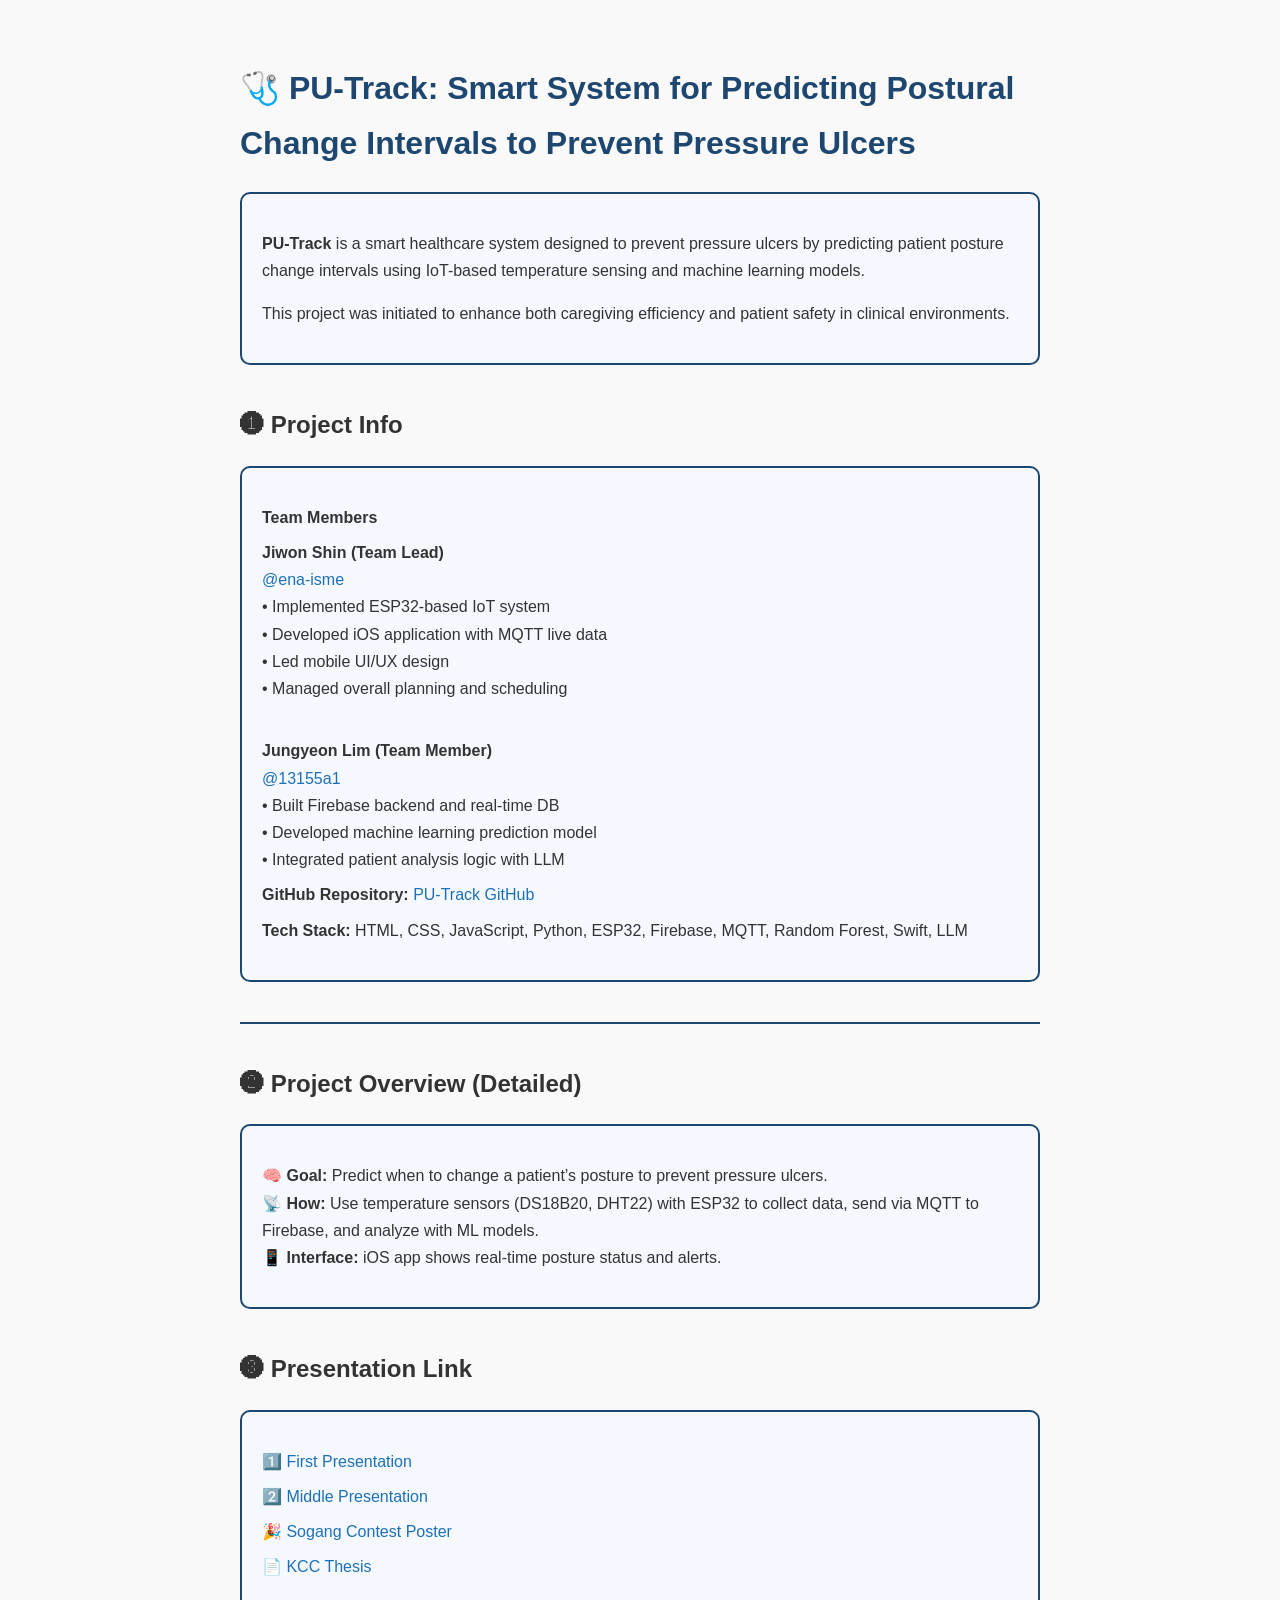
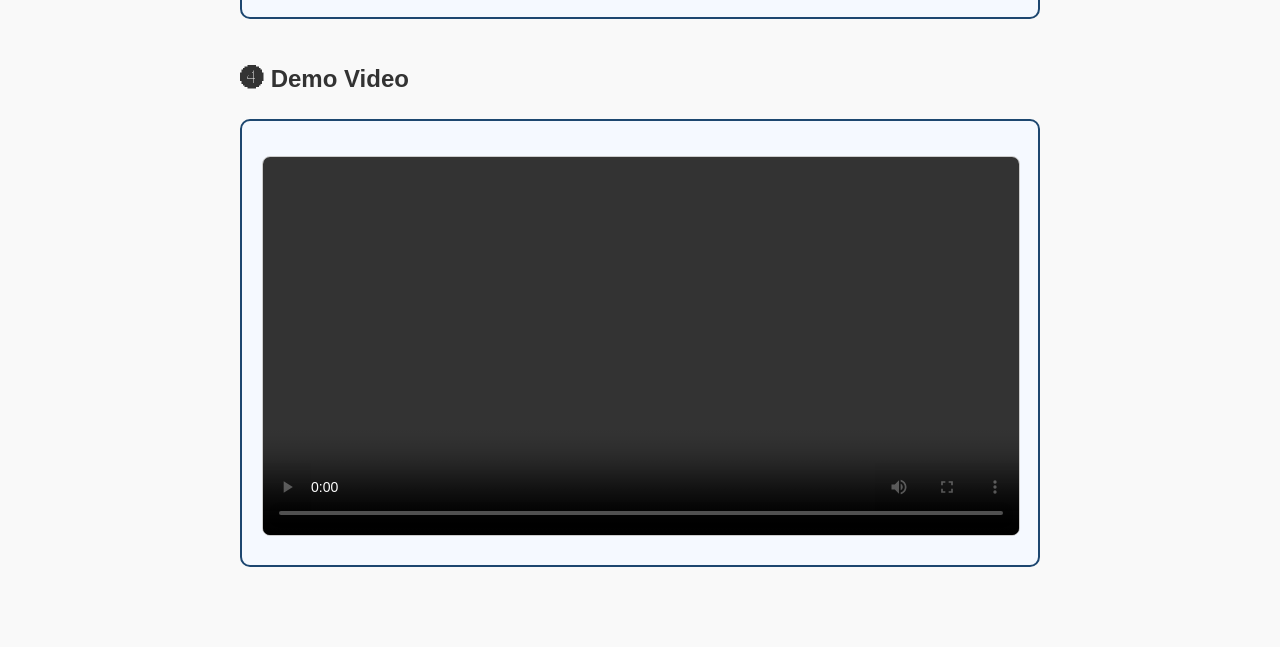
<file: public/index.html>
<!DOCTYPE html>
<html lang="ko">
<head>
  <meta charset="UTF-8">
  <title>PU-Track</title>
  <link rel="stylesheet" href="style.css">
</head>
<body>

  <h1>🩺 PU-Track: Smart System for Predicting Postural Change Intervals to Prevent Pressure Ulcers</h1>

  <div class="section">
    <p><strong>PU-Track</strong> is a smart healthcare system designed to prevent pressure ulcers by predicting patient posture change intervals using IoT-based temperature sensing and machine learning models.</p>
    <p>This project was initiated to enhance both caregiving efficiency and patient safety in clinical environments.</p>
  </div>

  <h2>❶ Project Info</h2>
  <div class="section">
    <ul>
      <li><strong>Team Members</strong></li>
      <ul>
        <li><strong>Jiwon Shin (Team Lead)</strong><br>
          <a href="https://github.com/ena-isme" target="_blank">@ena-isme</a><br>
          • Implemented ESP32-based IoT system<br>
          • Developed iOS application with MQTT live data<br>
          • Led mobile UI/UX design<br>
          • Managed overall planning and scheduling
        </li><br>
        <li><strong>Jungyeon Lim (Team Member)</strong><br>
          <a href="https://github.com/13155a1" target="_blank">@13155a1</a><br>
          • Built Firebase backend and real-time DB<br>
          • Developed machine learning prediction model<br>
          • Integrated patient analysis logic with LLM
        </li>
      </ul>
      <li><strong>GitHub Repository:</strong> <a href="https://github.com/PU-Track" target="_blank">PU-Track GitHub</a></li>
      <li><strong>Tech Stack:</strong> HTML, CSS, JavaScript, Python, ESP32, Firebase, MQTT, Random Forest, Swift, LLM</li>
    </ul>
  </div>

  <hr>

  <h2>❷ Project Overview (Detailed)</h2>
  <div class="section">
    <p>🧠 <strong>Goal:</strong> Predict when to change a patient’s posture to prevent pressure ulcers.<br>
    📡 <strong>How:</strong> Use temperature sensors (DS18B20, DHT22) with ESP32 to collect data, send via MQTT to Firebase, and analyze with ML models.<br>
    📱 <strong>Interface:</strong> iOS app shows real-time posture status and alerts.</p>
    <!-- 상세 설명 -->
  </div>

  <h2>❸ Presentation Link</h2>
  <div class="section">
    <ul>
      <li><a href="../pdf/first.pdf" target="_blank">1️⃣ First Presentation</a></li>
      <li><a href="../pdf/middle.pdf" target="_blank">2️⃣ Middle Presentation</a></li>
      <li><a href="../pdf/sogangcontest.pdf" target="_blank">🎉 Sogang Contest Poster</a></li>
      <li><a href="../pdf/thesis.pdf" target="_blank">📄 KCC Thesis</a></li>
    </ul>
  </div>

  <h2>❹ Demo Video</h2>
  <div class="section">
    <video controls>
      <source src="../pdf/demoVideo.mp4" type="video/mp4">
      현재 브라우저는 비디오 태그를 지원하지 않습니다.
    </video>
  </div>

</body>
</html>
</file>
<file: public/style.css>
body {
  font-family: Arial, sans-serif;
  padding: 40px;
  background-color: #f9f9f9;
  color: #333;
  max-width: 800px;
  margin: 0 auto;
  line-height: 1.7;
}

hr {
  border: 0;
  height: 2px;
  background: #1D4770;
  margin: 40px 0;
}

h1 {
  color: #1D4770;
}

h2 {
  margin-top: 40px;
  color: #333;
}

ul {
  list-style: none;
  padding: 0;
}

li {
  margin-bottom: 8px;
}

a {
  color: #1d70b8;
  text-decoration: none;
}

a:hover {
  text-decoration: underline;
}

.section {
  margin-bottom: 40px;
  padding: 20px;
  background-color: #F5F9FF;
  border: 2px solid #1D4770;
  border-radius: 10px;
}

video {
  width: 100%;
  border: 1px solid #ccc;
  border-radius: 8px;
  margin-top: 15px;
}
</file>
